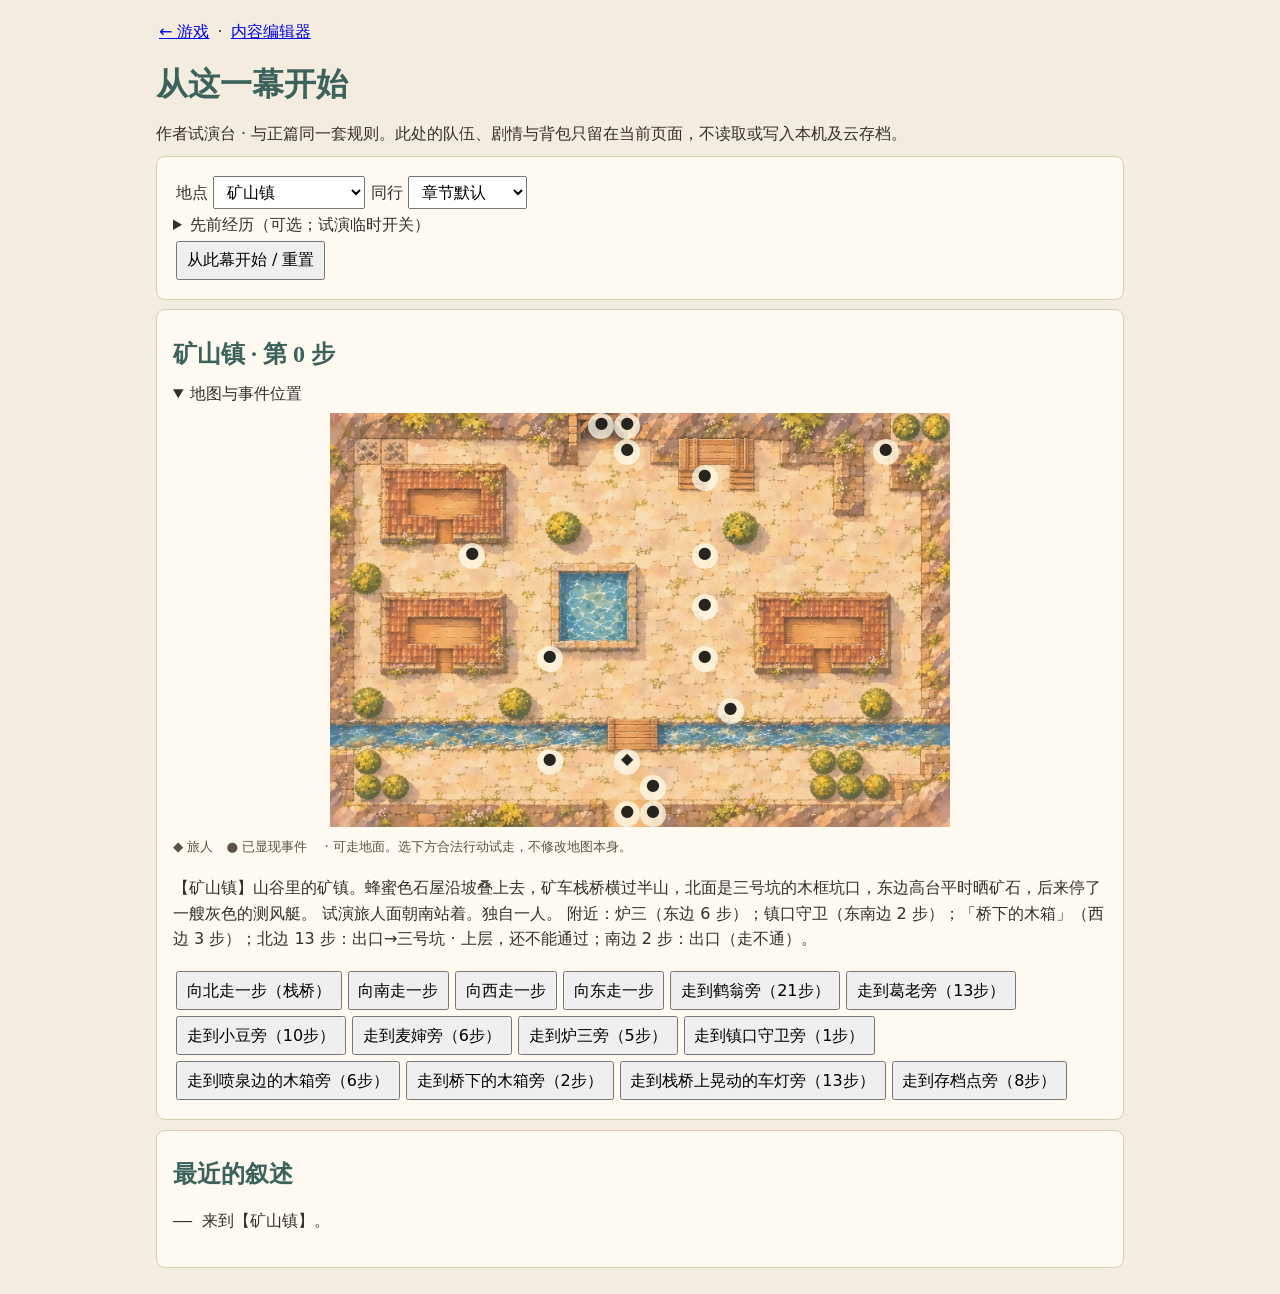
<file: rehearsal.html>
<!doctype html><html lang="zh-CN"><head><meta charset="utf-8"><meta name="viewport" content="width=device-width,initial-scale=1"><title>场景试演 · 浮空石</title><style>*{box-sizing:border-box}body{margin:auto;max-width:1000px;padding:1rem;background:#f4eddf;color:#342f28;font:16px/1.6 system-ui,sans-serif}h1,h2{font-family:serif;color:#3c635b;margin:.35em 0}nav,article,section{background:#fffaf1;border:1px solid #d9cdb4;padding:1rem;border-radius:9px;margin:.6rem 0}label,button,a{margin:3px;display:inline-block}button,select{font:inherit;padding:.3em .55em}button{cursor:pointer}summary{cursor:pointer}pre{white-space:pre-wrap;max-height:16em;overflow:auto}.grid{display:grid;gap:1px;background:#695c4d;width:min(100%,620px);margin:.4em auto}.tile{aspect-ratio:1;background:#e6d6ac;position:relative}.tile.block{background:#786e60}.tile.water{background:#8daeb6}.tile.marker{background:#9bbbaa}.tile.player{background:#ecae31}.tile span{position:absolute;inset:0;text-align:center;font-weight:bold;color:#26241f;line-height:1.2}.grid.painted{gap:0;background-size:100% 100%}.painted .tile{background:transparent}.painted .marker span,.painted .player span{background:#fffcecbd;border-radius:50%}#actions{max-height:19rem;overflow:auto}small{color:#5f5144}</style></head><body><header><a href="./">← 游戏</a> · <a href="editor/">内容编辑器</a><h1>从这一幕开始</h1>作者试演台 · 与正篇同一套规则。此处的队伍、剧情与背包只留在当前页面，不读取或写入本机及云存档。</header><nav><label>地点 <select id="place"></select></label><label>同行 <select id="cast"><option value="story">章节默认</option><option value="solo">独行</option><option value="both">阿砾和小萤</option></select></label><details><summary>先前经历（可选；试演临时开关）</summary><div id="flags"></div></details><button id="begin">从此幕开始 / 重置</button></nav><article><h2 id="heading"></h2><details open><summary>地图与事件位置</summary><div id="grid" class="grid"></div><small>◆ 旅人　● 已显现事件　 · 可走地面。选下方合法行动试走，不修改地图本身。</small></details><p id="scene"></p><div id="actions"></div></article><section><h2>最近的叙述</h2><pre id="log"></pre></section><script type="module" src="rehearsal.js"></script></body></html>
</file>
